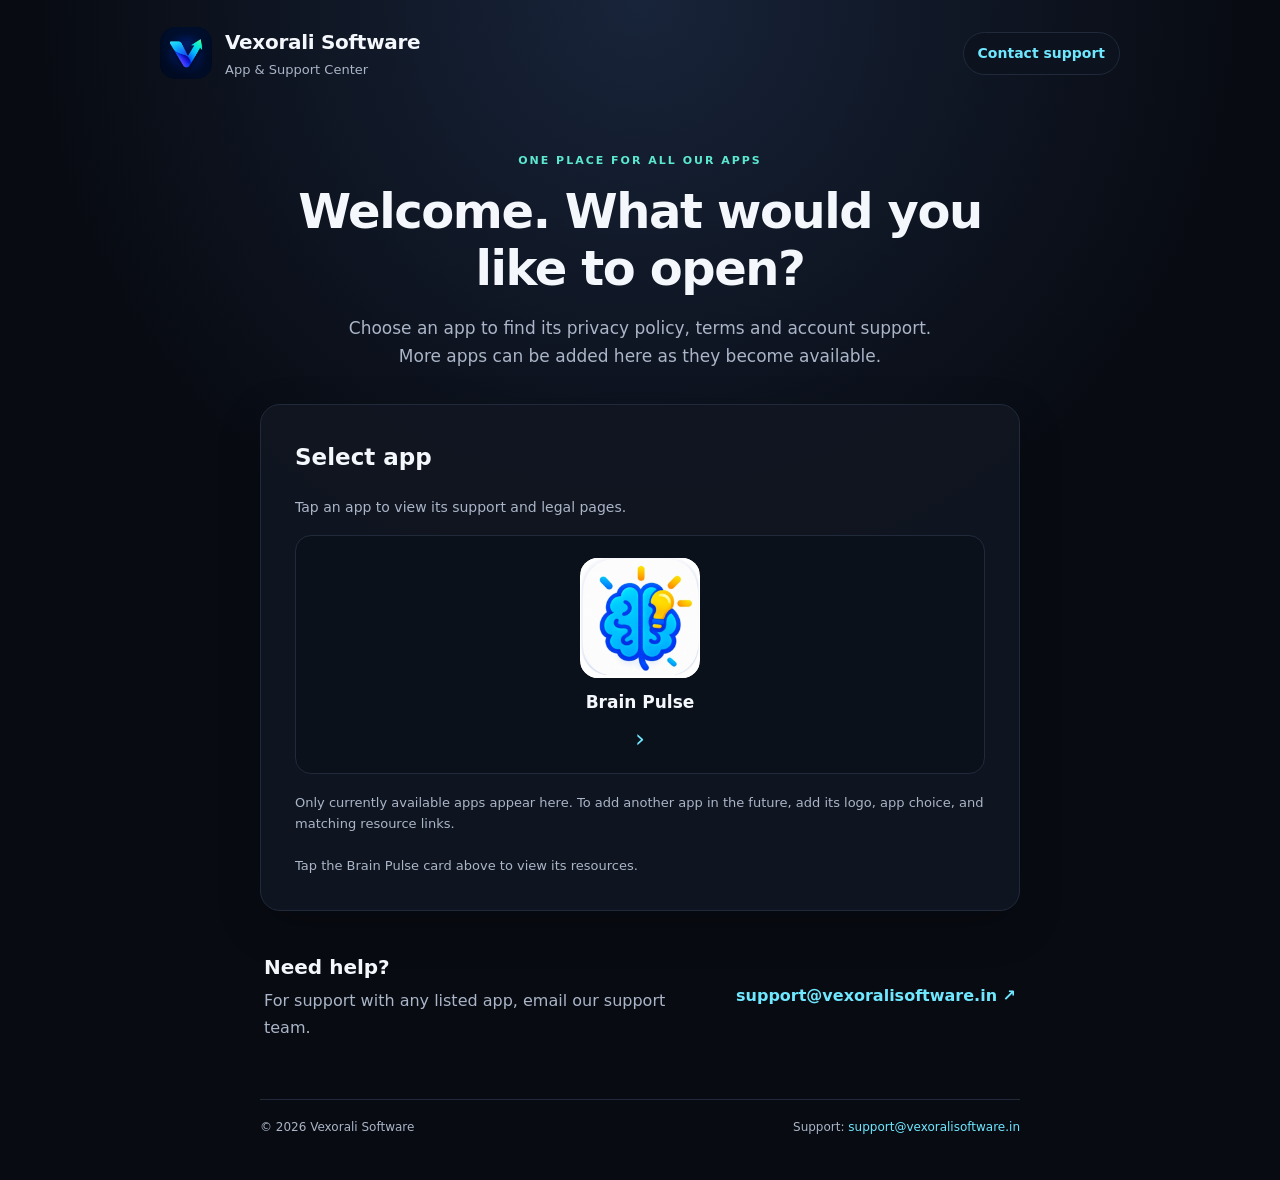
<file: index.html>
<!doctype html>
<html lang="en">
<head>
  <meta charset="utf-8">
  <meta name="viewport" content="width=device-width,initial-scale=1">
  <meta name="theme-color" content="#06132d">
  <meta name="description" content="Choose an app to view its privacy policy, terms and support options from Vexorali Software.">
  <title>Vexorali Software — App & Support Center</title>
  <link rel="icon" type="image/png" href="assets/site-favicon.png">
  <link rel="stylesheet" href="styles.css">
</head>
<body>
  <main class="portal">
    <header class="portal-header">
      <div class="portal-brand">
        <img src="assets/site-favicon.png" alt="Vexorali Software logo" width="52" height="52">
        <div><strong>Vexorali Software</strong><span>App & Support Center</span></div>
      </div>
      <a class="support-link" href="mailto:support@vexoralisoftware.in">Contact support</a>
    </header>

    <section class="hero">
      <p class="eyebrow">ONE PLACE FOR ALL OUR APPS</p>
      <h1>Welcome. What would you like to open?</h1>
      <p class="hero-copy">Choose an app to find its privacy policy, terms and account support. More apps can be added here as they become available.</p>
    </section>

    <section class="app-picker card" aria-labelledby="app-heading">
      <h2 id="app-heading">Select app</h2>
      <p class="picker-copy muted">Tap an app to view its support and legal pages.</p>

      <button type="button" id="brainPulseChoice" class="app-choice" aria-pressed="false" aria-controls="appDetails">
        <img class="app-choice-logo" src="assets/app-logo.png" alt="Original Brain Pulse app logo" width="120" height="120">
        <span class="app-choice-text"><strong>Brain Pulse</strong></span>
        <span class="choice-indicator" aria-hidden="true">›</span>
      </button>

      <div id="appDetails" class="app-details" aria-live="polite" hidden>
        <div class="app-heading-row">
          <img class="app-icon-image" src="assets/app-logo.png" alt="Brain Pulse app logo" width="54" height="54">
          <div><h3>Brain Pulse</h3><p class="muted">Rewards app · Privacy, terms and account deletion</p></div>
        </div>
        <div class="link-grid">
          <a class="resource-link" href="privacy.html"><strong>Privacy Policy</strong><span>Learn how app data is handled <b>→</b></span></a>
          <a class="resource-link" href="terms.html"><strong>Terms &amp; Conditions</strong><span>Read the rules for using the app <b>→</b></span></a>
          <a class="resource-link" href="delete-account.html"><strong>Account Deletion</strong><span>Verify your email and request deletion <b>→</b></span></a>
        </div>
      </div>
      <p class="small muted future-app-note">Only currently available apps appear here. To add another app in the future, add its logo, app choice, and matching resource links.</p>
      <p id="selectHint" class="small muted" role="status">Tap the Brain Pulse card above to view its resources.</p>
    </section>

    <section class="support-panel">
      <div><h2>Need help?</h2><p class="muted">For support with any listed app, email our support team.</p></div>
      <a class="primary-link" href="mailto:support@vexoralisoftware.in">support@vexoralisoftware.in <span>↗</span></a>
    </section>

    <footer class="portal-footer">
      <span>© 2026 Vexorali Software</span>
      <span>Support: <a href="mailto:support@vexoralisoftware.in">support@vexoralisoftware.in</a></span>
    </footer>
  </main>
<script>
const brainPulseChoice = document.getElementById('brainPulseChoice');
const appDetails = document.getElementById('appDetails');
const selectHint = document.getElementById('selectHint');
brainPulseChoice.addEventListener('click', () => {
  window.location.href = 'brain-pulse.html';
});
</script>
</body>
</html>
</file>
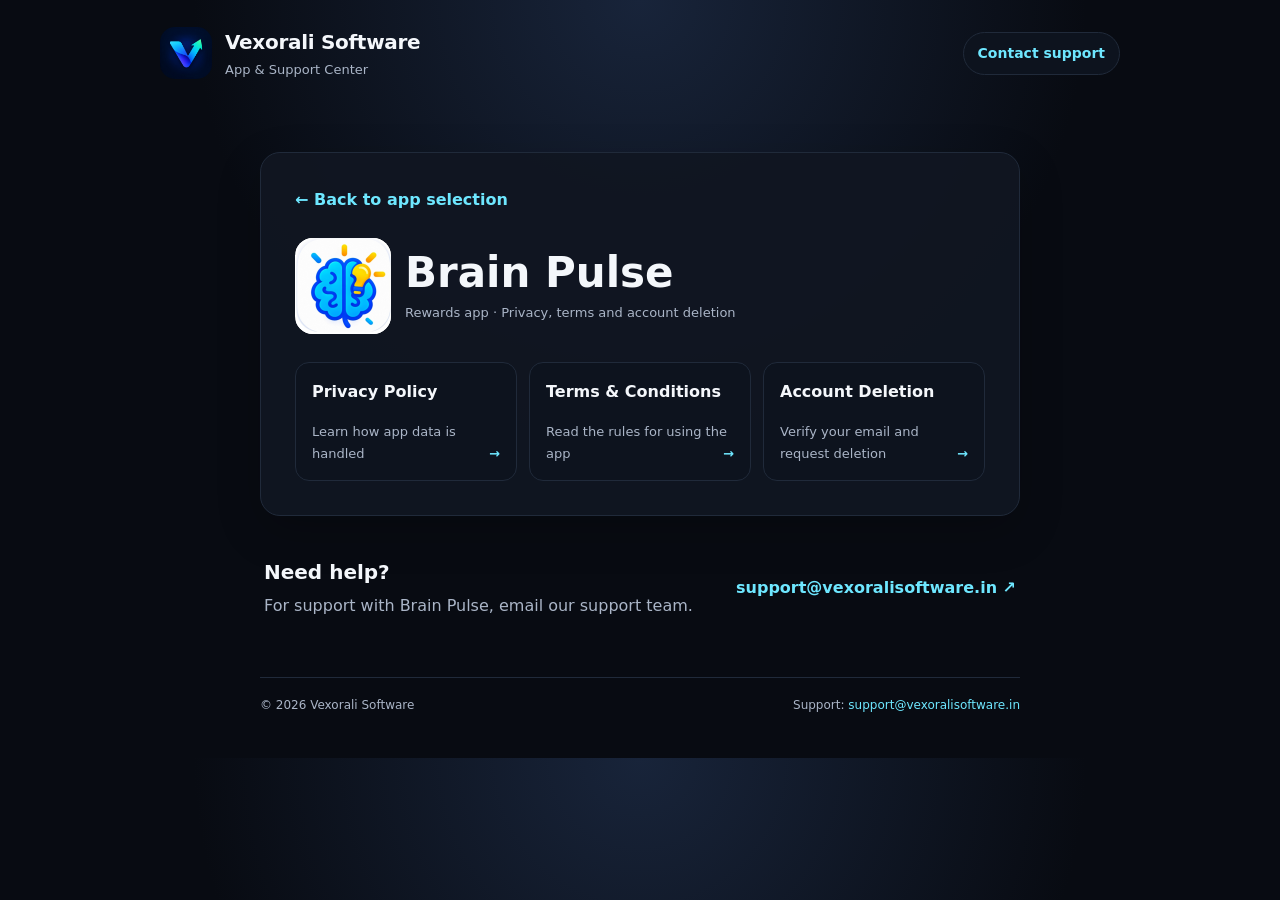
<file: brain-pulse.html>
<!doctype html>
<html lang="en">
<head>
  <meta charset="utf-8">
  <meta name="viewport" content="width=device-width,initial-scale=1">
  <meta name="theme-color" content="#06132d">
  <meta name="description" content="Brain Pulse privacy policy, terms and account support.">
  <title>Brain Pulse — App Support</title>
  <link rel="icon" type="image/png" href="assets/site-favicon.png">
  <link rel="stylesheet" href="styles.css">
</head>
<body>
  <main class="portal">
    <header class="portal-header">
      <div class="portal-brand">
        <img src="assets/site-favicon.png" alt="Vexorali Software logo" width="52" height="52">
        <div><strong>Vexorali Software</strong><span>App &amp; Support Center</span></div>
      </div>
      <a class="support-link" href="mailto:support@vexoralisoftware.in">Contact support</a>
    </header>
    <section class="app-picker card" aria-labelledby="app-heading">
      <a class="back-link" href="index.html">← Back to app selection</a>
      <div class="app-heading-row app-page-heading">
        <img class="app-icon-image" src="assets/app-logo.png" alt="Brain Pulse app logo" width="120" height="120">
        <div><h1 id="app-heading">Brain Pulse</h1><p class="muted">Rewards app · Privacy, terms and account deletion</p></div>
      </div>
      <div class="link-grid">
        <a class="resource-link" href="privacy.html"><strong>Privacy Policy</strong><span>Learn how app data is handled <b>→</b></span></a>
        <a class="resource-link" href="terms.html"><strong>Terms &amp; Conditions</strong><span>Read the rules for using the app <b>→</b></span></a>
        <a class="resource-link" href="delete-account.html"><strong>Account Deletion</strong><span>Verify your email and request deletion <b>→</b></span></a>
      </div>
    </section>
    <section class="support-panel">
      <div><h2>Need help?</h2><p class="muted">For support with Brain Pulse, email our support team.</p></div>
      <a class="primary-link" href="mailto:support@vexoralisoftware.in">support@vexoralisoftware.in <span>↗</span></a>
    </section>
    <footer class="portal-footer">
      <span>© 2026 Vexorali Software</span>
      <span>Support: <a href="mailto:support@vexoralisoftware.in">support@vexoralisoftware.in</a></span>
    </footer>
  </main>
</body>
</html>
</file>
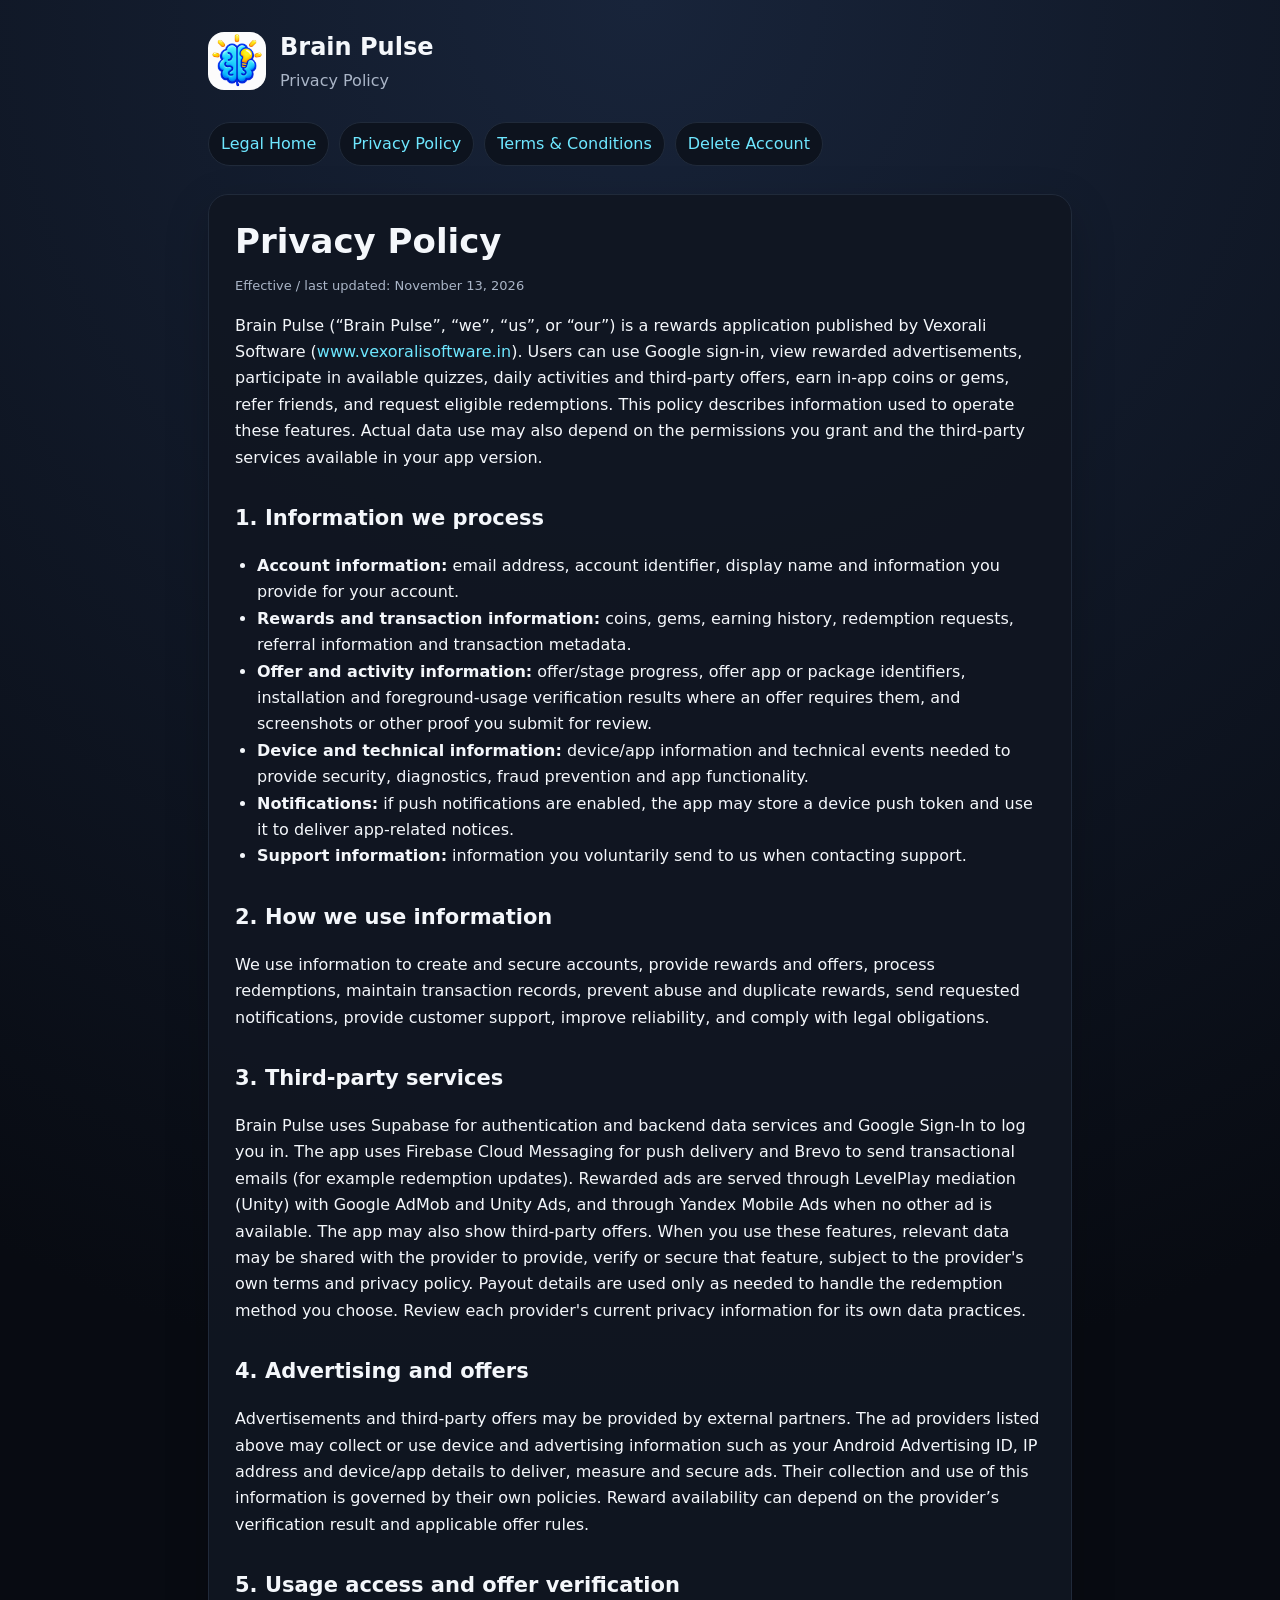
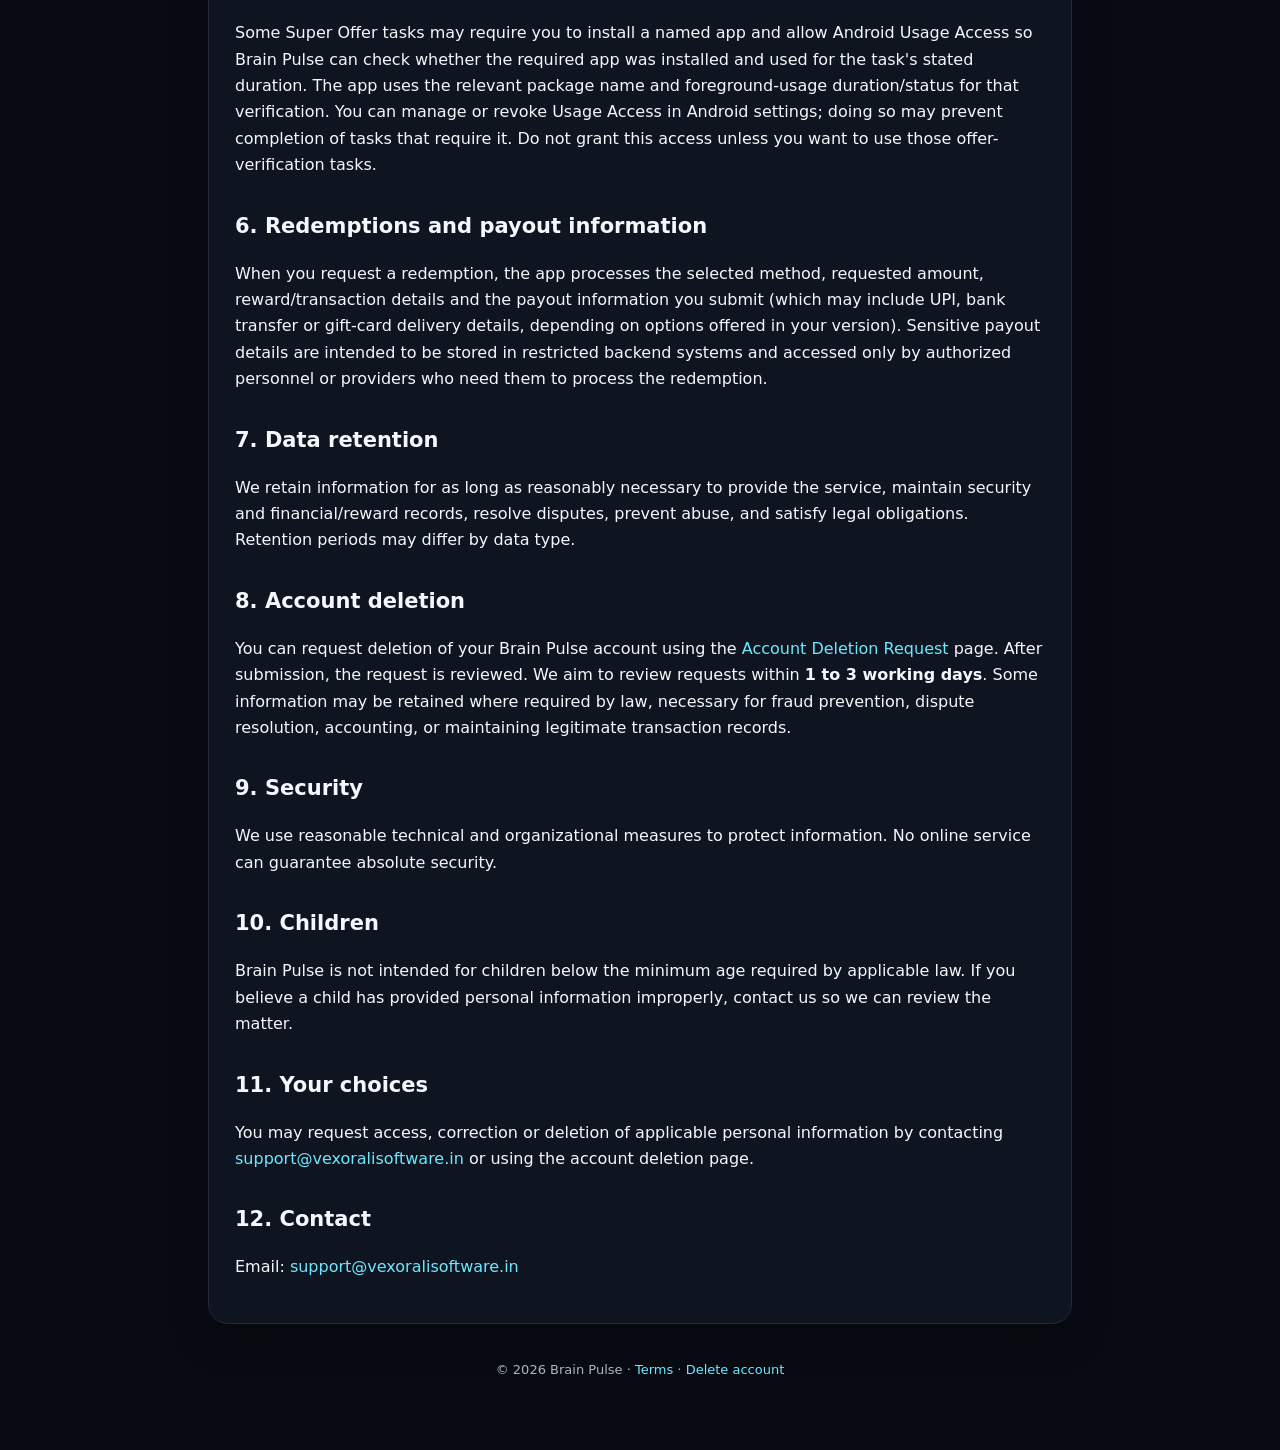
<file: privacy.html>
<!doctype html><html lang="en"><head><meta charset="utf-8"><meta name="viewport" content="width=device-width,initial-scale=1"><title>Privacy Policy — Brain Pulse</title><link rel="icon" type="image/png" href="assets/site-favicon.png"><link rel="stylesheet" href="styles.css"></head><body><main class="wrap"><header class="brand"><img src="[data-uri]" alt="Brain Pulse logo"><div><strong>Brain Pulse</strong><div class="muted">Privacy Policy</div></div></header><nav class="nav"><a href="index.html">Legal Home</a><a href="privacy.html">Privacy Policy</a><a href="terms.html">Terms & Conditions</a><a href="delete-account.html">Delete Account</a></nav><article class="card"><h1>Privacy Policy</h1><p class="updated">Effective / last updated: November 13, 2026</p><p>Brain Pulse (“Brain Pulse”, “we”, “us”, or “our”) is a rewards application published by Vexorali Software (<a href="https://www.vexoralisoftware.in">www.vexoralisoftware.in</a>). Users can use Google sign-in, view rewarded advertisements, participate in available quizzes, daily activities and third-party offers, earn in-app coins or gems, refer friends, and request eligible redemptions. This policy describes information used to operate these features. Actual data use may also depend on the permissions you grant and the third-party services available in your app version.</p><h2>1. Information we process</h2><ul><li><b>Account information:</b> email address, account identifier, display name and information you provide for your account.</li><li><b>Rewards and transaction information:</b> coins, gems, earning history, redemption requests, referral information and transaction metadata.</li><li><b>Offer and activity information:</b> offer/stage progress, offer app or package identifiers, installation and foreground-usage verification results where an offer requires them, and screenshots or other proof you submit for review.</li><li><b>Device and technical information:</b> device/app information and technical events needed to provide security, diagnostics, fraud prevention and app functionality.</li><li><b>Notifications:</b> if push notifications are enabled, the app may store a device push token and use it to deliver app-related notices.</li><li><b>Support information:</b> information you voluntarily send to us when contacting support.</li></ul><h2>2. How we use information</h2><p>We use information to create and secure accounts, provide rewards and offers, process redemptions, maintain transaction records, prevent abuse and duplicate rewards, send requested notifications, provide customer support, improve reliability, and comply with legal obligations.</p><h2>3. Third-party services</h2><p>Brain Pulse uses Supabase for authentication and backend data services and Google Sign-In to log you in. The app uses Firebase Cloud Messaging for push delivery and Brevo to send transactional emails (for example redemption updates). Rewarded ads are served through LevelPlay mediation (Unity) with Google AdMob and Unity Ads, and through Yandex Mobile Ads when no other ad is available. The app may also show third-party offers. When you use these features, relevant data may be shared with the provider to provide, verify or secure that feature, subject to the provider's own terms and privacy policy. Payout details are used only as needed to handle the redemption method you choose. Review each provider's current privacy information for its own data practices.</p><h2>4. Advertising and offers</h2><p>Advertisements and third-party offers may be provided by external partners. The ad providers listed above may collect or use device and advertising information such as your Android Advertising ID, IP address and device/app details to deliver, measure and secure ads. Their collection and use of this information is governed by their own policies. Reward availability can depend on the provider’s verification result and applicable offer rules.</p><h2>5. Usage access and offer verification</h2><p>Some Super Offer tasks may require you to install a named app and allow Android Usage Access so Brain Pulse can check whether the required app was installed and used for the task's stated duration. The app uses the relevant package name and foreground-usage duration/status for that verification. You can manage or revoke Usage Access in Android settings; doing so may prevent completion of tasks that require it. Do not grant this access unless you want to use those offer-verification tasks.</p><h2>6. Redemptions and payout information</h2><p>When you request a redemption, the app processes the selected method, requested amount, reward/transaction details and the payout information you submit (which may include UPI, bank transfer or gift-card delivery details, depending on options offered in your version). Sensitive payout details are intended to be stored in restricted backend systems and accessed only by authorized personnel or providers who need them to process the redemption.</p><h2>7. Data retention</h2><p>We retain information for as long as reasonably necessary to provide the service, maintain security and financial/reward records, resolve disputes, prevent abuse, and satisfy legal obligations. Retention periods may differ by data type.</p><h2>8. Account deletion</h2><p>You can request deletion of your Brain Pulse account using the <a href="delete-account.html">Account Deletion Request</a> page. After submission, the request is reviewed. We aim to review requests within <b>1 to 3 working days</b>. Some information may be retained where required by law, necessary for fraud prevention, dispute resolution, accounting, or maintaining legitimate transaction records.</p><h2>9. Security</h2><p>We use reasonable technical and organizational measures to protect information. No online service can guarantee absolute security.</p><h2>10. Children</h2><p>Brain Pulse is not intended for children below the minimum age required by applicable law. If you believe a child has provided personal information improperly, contact us so we can review the matter.</p><h2>11. Your choices</h2><p>You may request access, correction or deletion of applicable personal information by contacting <a href="mailto:support@vexoralisoftware.in">support@vexoralisoftware.in</a> or using the account deletion page.</p><h2>12. Contact</h2><p>Email: <a href="mailto:support@vexoralisoftware.in">support@vexoralisoftware.in</a></p></article><footer class="footer">© 2026 Brain Pulse · <a href="terms.html">Terms</a> · <a href="delete-account.html">Delete account</a></footer></main></body></html>
</file>
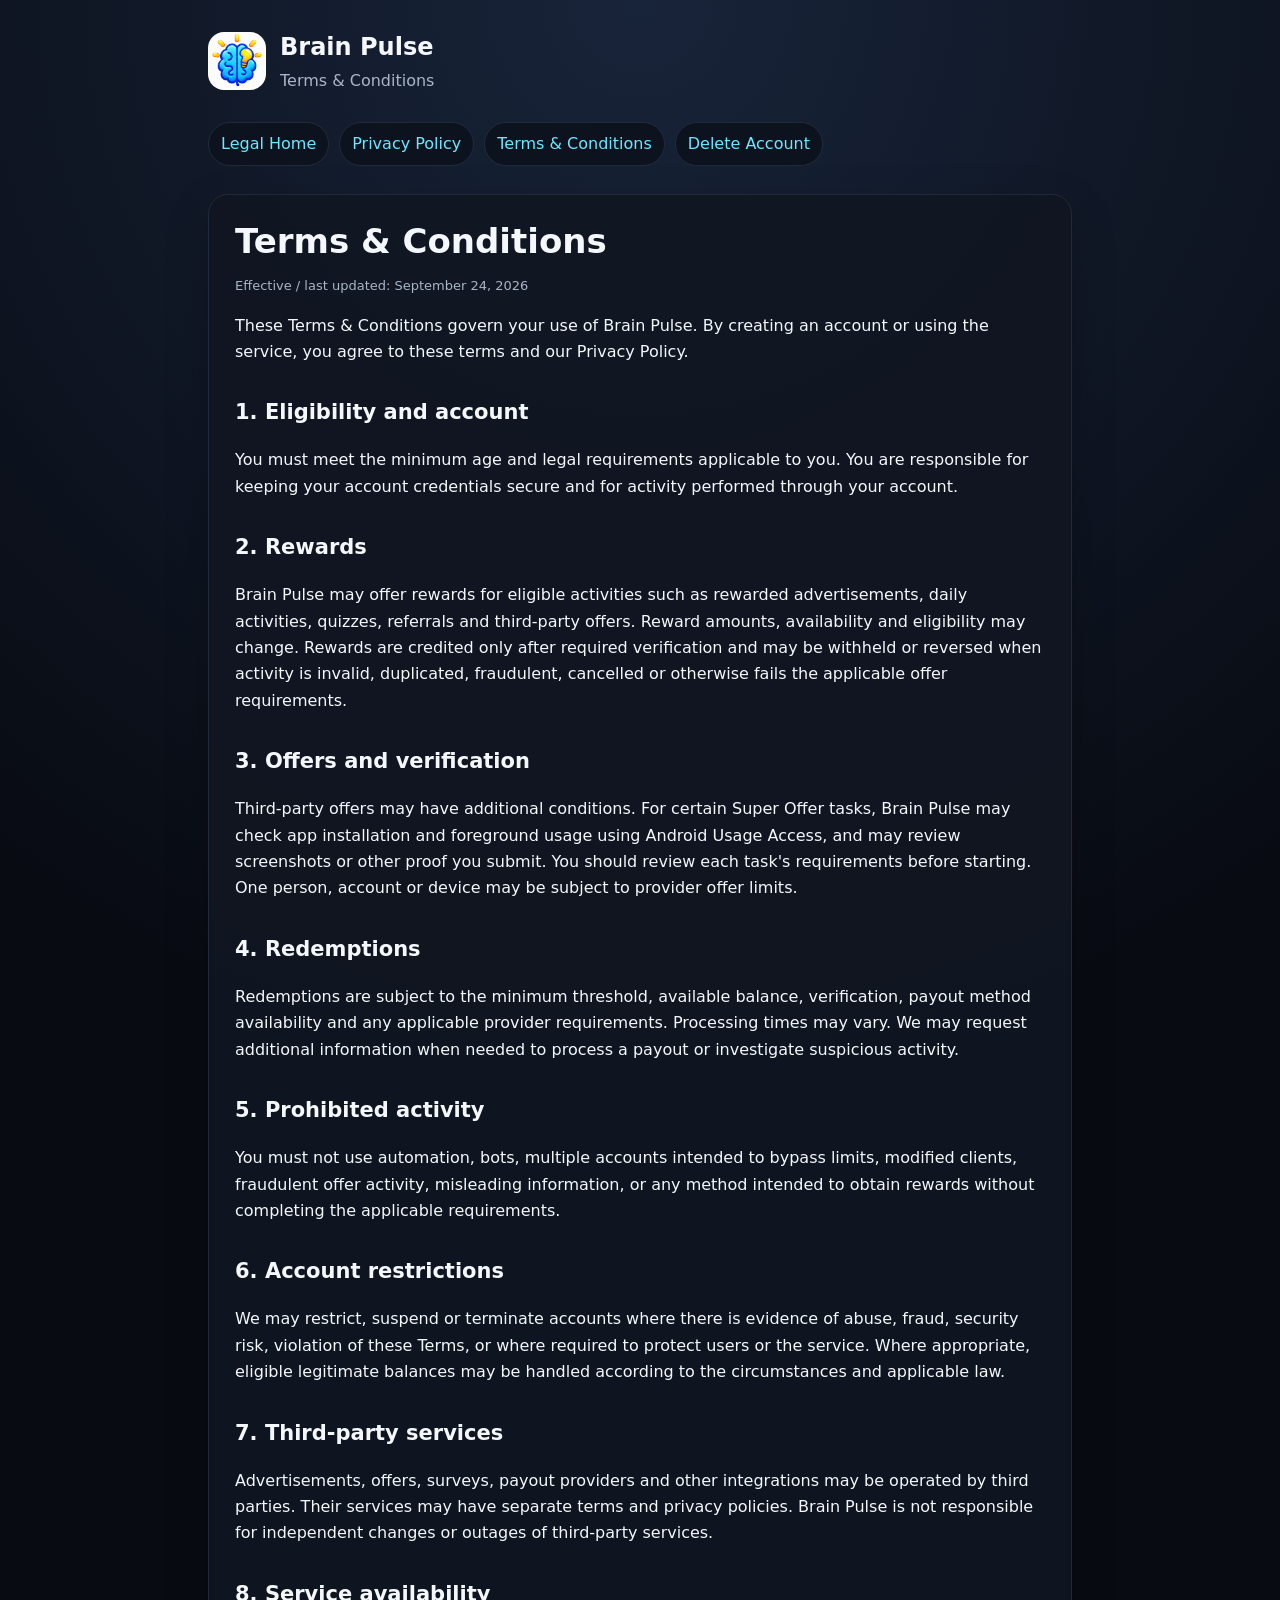
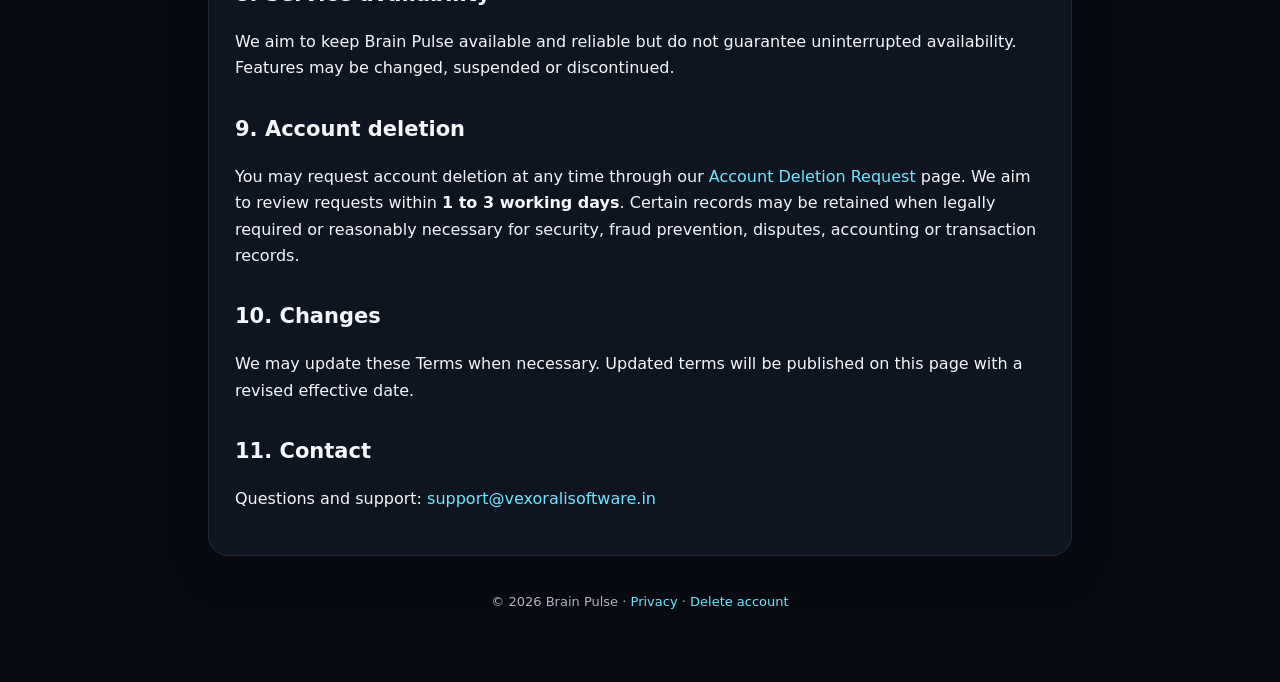
<file: terms.html>
<!doctype html><html lang="en"><head><meta charset="utf-8"><meta name="viewport" content="width=device-width,initial-scale=1"><title>Terms & Conditions — Brain Pulse</title><link rel="icon" type="image/png" href="assets/site-favicon.png"><link rel="stylesheet" href="styles.css"></head><body><main class="wrap"><header class="brand"><img src="[data-uri]" alt="Brain Pulse logo"><div><strong>Brain Pulse</strong><div class="muted">Terms & Conditions</div></div></header><nav class="nav"><a href="index.html">Legal Home</a><a href="privacy.html">Privacy Policy</a><a href="terms.html">Terms & Conditions</a><a href="delete-account.html">Delete Account</a></nav><article class="card"><h1>Terms & Conditions</h1><p class="updated">Effective / last updated: September 24, 2026</p><p>These Terms & Conditions govern your use of Brain Pulse. By creating an account or using the service, you agree to these terms and our Privacy Policy.</p><h2>1. Eligibility and account</h2><p>You must meet the minimum age and legal requirements applicable to you. You are responsible for keeping your account credentials secure and for activity performed through your account.</p><h2>2. Rewards</h2><p>Brain Pulse may offer rewards for eligible activities such as rewarded advertisements, daily activities, quizzes, referrals and third-party offers. Reward amounts, availability and eligibility may change. Rewards are credited only after required verification and may be withheld or reversed when activity is invalid, duplicated, fraudulent, cancelled or otherwise fails the applicable offer requirements.</p><h2>3. Offers and verification</h2><p>Third-party offers may have additional conditions. For certain Super Offer tasks, Brain Pulse may check app installation and foreground usage using Android Usage Access, and may review screenshots or other proof you submit. You should review each task's requirements before starting. One person, account or device may be subject to provider offer limits.</p><h2>4. Redemptions</h2><p>Redemptions are subject to the minimum threshold, available balance, verification, payout method availability and any applicable provider requirements. Processing times may vary. We may request additional information when needed to process a payout or investigate suspicious activity.</p><h2>5. Prohibited activity</h2><p>You must not use automation, bots, multiple accounts intended to bypass limits, modified clients, fraudulent offer activity, misleading information, or any method intended to obtain rewards without completing the applicable requirements.</p><h2>6. Account restrictions</h2><p>We may restrict, suspend or terminate accounts where there is evidence of abuse, fraud, security risk, violation of these Terms, or where required to protect users or the service. Where appropriate, eligible legitimate balances may be handled according to the circumstances and applicable law.</p><h2>7. Third-party services</h2><p>Advertisements, offers, surveys, payout providers and other integrations may be operated by third parties. Their services may have separate terms and privacy policies. Brain Pulse is not responsible for independent changes or outages of third-party services.</p><h2>8. Service availability</h2><p>We aim to keep Brain Pulse available and reliable but do not guarantee uninterrupted availability. Features may be changed, suspended or discontinued.</p><h2>9. Account deletion</h2><p>You may request account deletion at any time through our <a href="delete-account.html">Account Deletion Request</a> page. We aim to review requests within <b>1 to 3 working days</b>. Certain records may be retained when legally required or reasonably necessary for security, fraud prevention, disputes, accounting or transaction records.</p><h2>10. Changes</h2><p>We may update these Terms when necessary. Updated terms will be published on this page with a revised effective date.</p><h2>11. Contact</h2><p>Questions and support: <a href="mailto:support@vexoralisoftware.in">support@vexoralisoftware.in</a></p></article><footer class="footer">© 2026 Brain Pulse · <a href="privacy.html">Privacy</a> · <a href="delete-account.html">Delete account</a></footer></main></body></html>
</file>
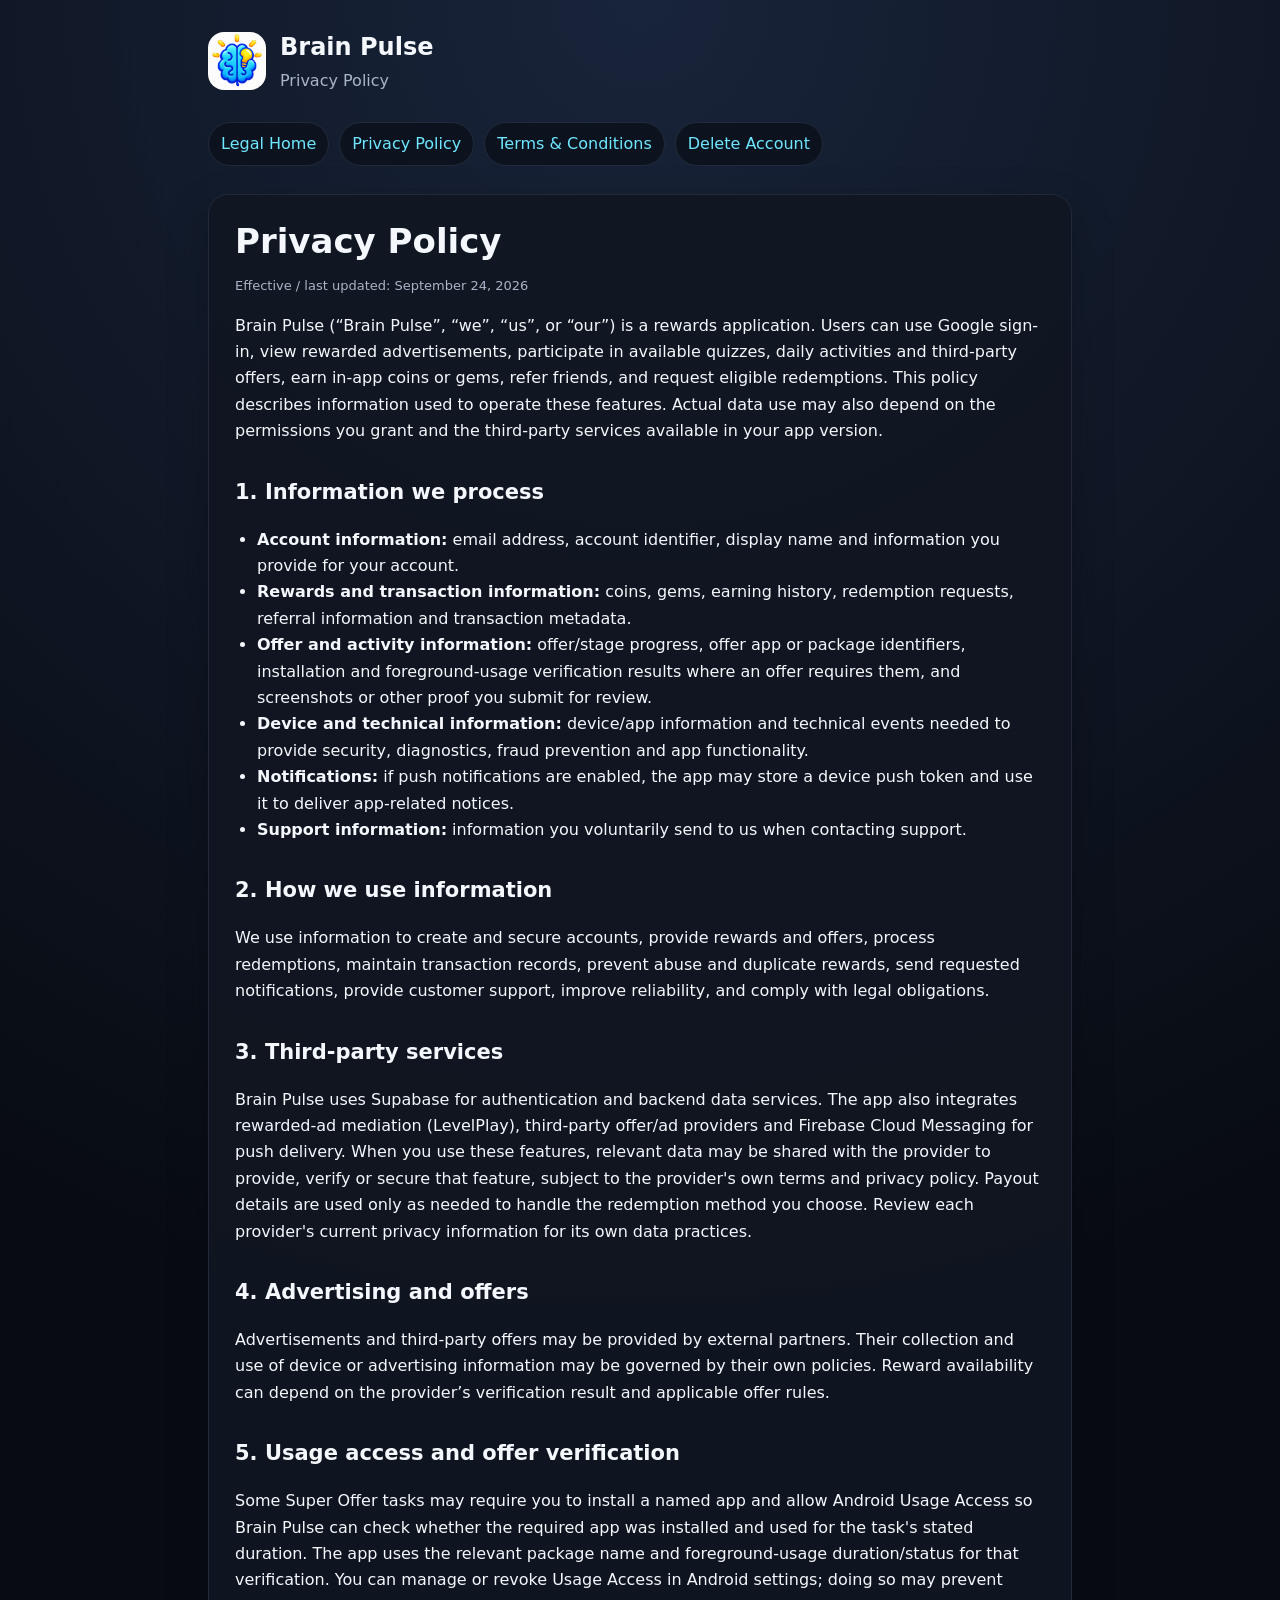
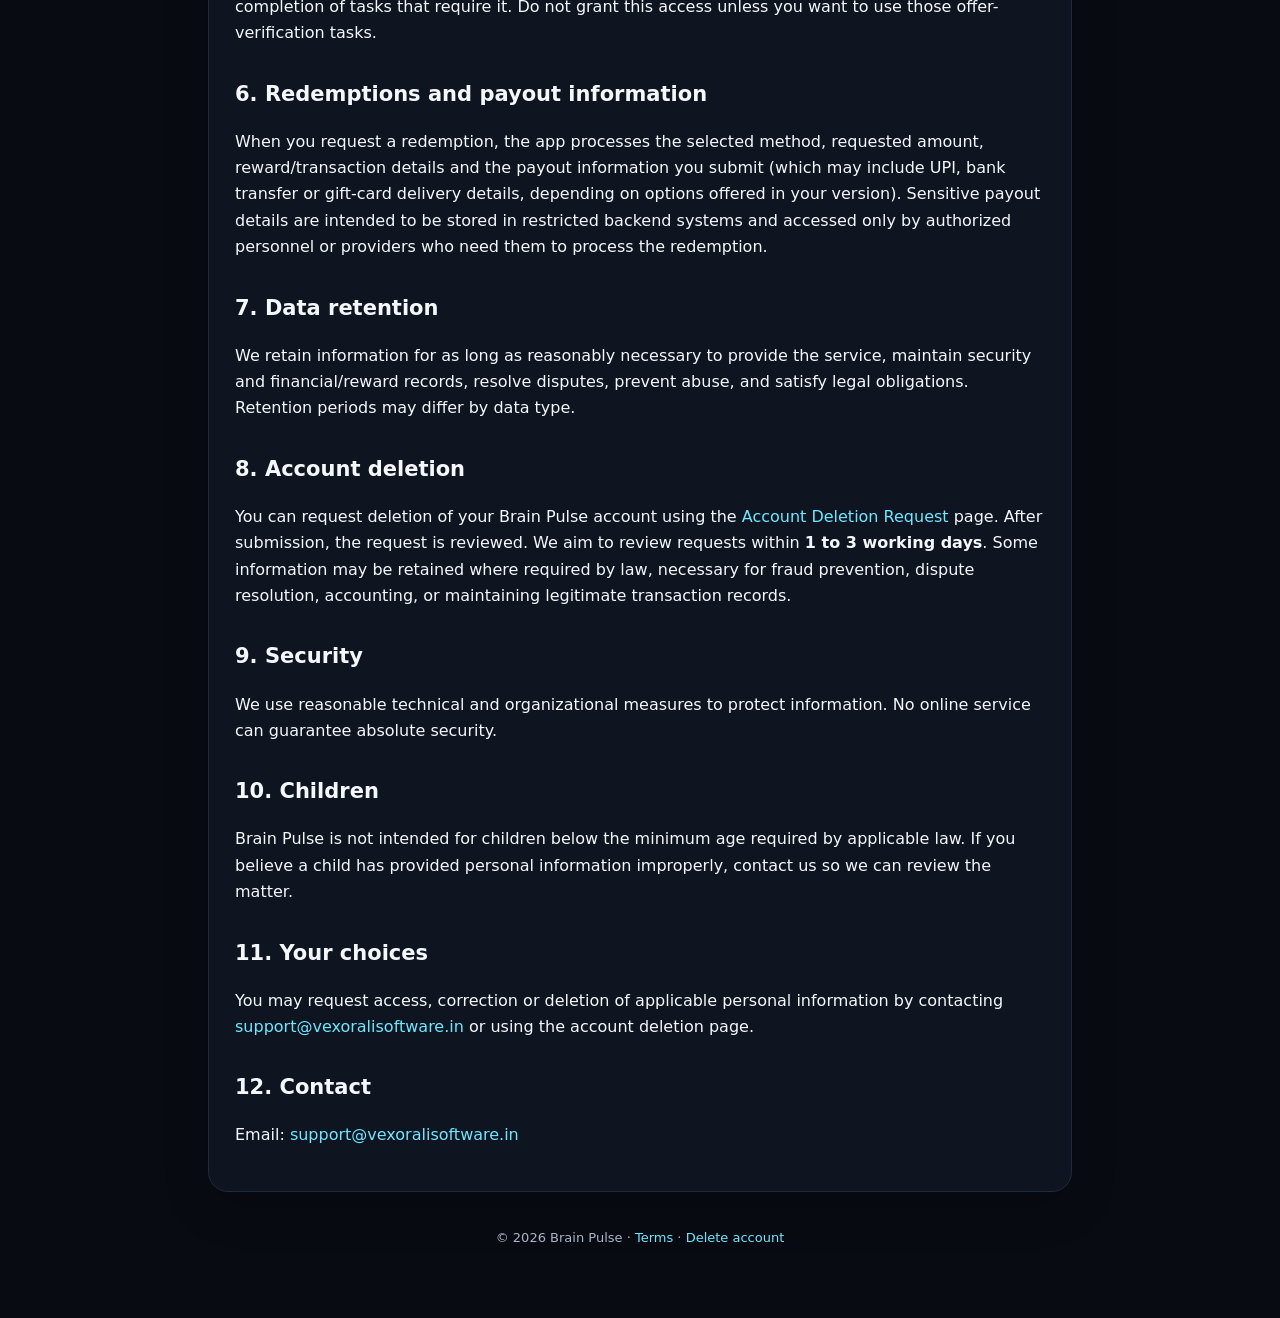
<file: brainpulse-legal-otp/privacy.html>
<!doctype html><html lang="en"><head><meta charset="utf-8"><meta name="viewport" content="width=device-width,initial-scale=1"><title>Privacy Policy — Brain Pulse</title><link rel="icon" type="image/png" href="assets/site-favicon.png"><link rel="stylesheet" href="styles.css"></head><body><main class="wrap"><header class="brand"><img src="[data-uri]" alt="Brain Pulse logo"><div><strong>Brain Pulse</strong><div class="muted">Privacy Policy</div></div></header><nav class="nav"><a href="index.html">Legal Home</a><a href="privacy.html">Privacy Policy</a><a href="terms.html">Terms & Conditions</a><a href="delete-account.html">Delete Account</a></nav><article class="card"><h1>Privacy Policy</h1><p class="updated">Effective / last updated: September 24, 2026</p><p>Brain Pulse (“Brain Pulse”, “we”, “us”, or “our”) is a rewards application. Users can use Google sign-in, view rewarded advertisements, participate in available quizzes, daily activities and third-party offers, earn in-app coins or gems, refer friends, and request eligible redemptions. This policy describes information used to operate these features. Actual data use may also depend on the permissions you grant and the third-party services available in your app version.</p><h2>1. Information we process</h2><ul><li><b>Account information:</b> email address, account identifier, display name and information you provide for your account.</li><li><b>Rewards and transaction information:</b> coins, gems, earning history, redemption requests, referral information and transaction metadata.</li><li><b>Offer and activity information:</b> offer/stage progress, offer app or package identifiers, installation and foreground-usage verification results where an offer requires them, and screenshots or other proof you submit for review.</li><li><b>Device and technical information:</b> device/app information and technical events needed to provide security, diagnostics, fraud prevention and app functionality.</li><li><b>Notifications:</b> if push notifications are enabled, the app may store a device push token and use it to deliver app-related notices.</li><li><b>Support information:</b> information you voluntarily send to us when contacting support.</li></ul><h2>2. How we use information</h2><p>We use information to create and secure accounts, provide rewards and offers, process redemptions, maintain transaction records, prevent abuse and duplicate rewards, send requested notifications, provide customer support, improve reliability, and comply with legal obligations.</p><h2>3. Third-party services</h2><p>Brain Pulse uses Supabase for authentication and backend data services. The app also integrates rewarded-ad mediation (LevelPlay), third-party offer/ad providers and Firebase Cloud Messaging for push delivery. When you use these features, relevant data may be shared with the provider to provide, verify or secure that feature, subject to the provider's own terms and privacy policy. Payout details are used only as needed to handle the redemption method you choose. Review each provider's current privacy information for its own data practices.</p><h2>4. Advertising and offers</h2><p>Advertisements and third-party offers may be provided by external partners. Their collection and use of device or advertising information may be governed by their own policies. Reward availability can depend on the provider’s verification result and applicable offer rules.</p><h2>5. Usage access and offer verification</h2><p>Some Super Offer tasks may require you to install a named app and allow Android Usage Access so Brain Pulse can check whether the required app was installed and used for the task's stated duration. The app uses the relevant package name and foreground-usage duration/status for that verification. You can manage or revoke Usage Access in Android settings; doing so may prevent completion of tasks that require it. Do not grant this access unless you want to use those offer-verification tasks.</p><h2>6. Redemptions and payout information</h2><p>When you request a redemption, the app processes the selected method, requested amount, reward/transaction details and the payout information you submit (which may include UPI, bank transfer or gift-card delivery details, depending on options offered in your version). Sensitive payout details are intended to be stored in restricted backend systems and accessed only by authorized personnel or providers who need them to process the redemption.</p><h2>7. Data retention</h2><p>We retain information for as long as reasonably necessary to provide the service, maintain security and financial/reward records, resolve disputes, prevent abuse, and satisfy legal obligations. Retention periods may differ by data type.</p><h2>8. Account deletion</h2><p>You can request deletion of your Brain Pulse account using the <a href="delete-account.html">Account Deletion Request</a> page. After submission, the request is reviewed. We aim to review requests within <b>1 to 3 working days</b>. Some information may be retained where required by law, necessary for fraud prevention, dispute resolution, accounting, or maintaining legitimate transaction records.</p><h2>9. Security</h2><p>We use reasonable technical and organizational measures to protect information. No online service can guarantee absolute security.</p><h2>10. Children</h2><p>Brain Pulse is not intended for children below the minimum age required by applicable law. If you believe a child has provided personal information improperly, contact us so we can review the matter.</p><h2>11. Your choices</h2><p>You may request access, correction or deletion of applicable personal information by contacting <a href="mailto:support@vexoralisoftware.in">support@vexoralisoftware.in</a> or using the account deletion page.</p><h2>12. Contact</h2><p>Email: <a href="mailto:support@vexoralisoftware.in">support@vexoralisoftware.in</a></p></article><footer class="footer">© 2026 Brain Pulse · <a href="terms.html">Terms</a> · <a href="delete-account.html">Delete account</a></footer></main></body></html>
</file>
<file: styles.css>
:root{--bg:#080b12;--card:#101621;--text:#f4f7fb;--muted:#aab5c7;--accent:#6ee7ff;--border:#202a3a;--danger:#ff6b7a}*{box-sizing:border-box}body{margin:0;background:radial-gradient(circle at top,#18243a 0,#080b12 45%);color:var(--text);font-family:Inter,system-ui,-apple-system,Segoe UI,Roboto,Arial,sans-serif;line-height:1.65}a{color:var(--accent);text-decoration:none}a:hover{text-decoration:underline}.wrap{max-width:900px;margin:auto;padding:28px 18px 70px}.brand{display:flex;align-items:center;gap:14px;margin-bottom:28px}.brand img{width:58px;height:58px;border-radius:16px;object-fit:cover}.brand strong{font-size:24px}.nav{display:flex;flex-wrap:wrap;gap:10px;margin:12px 0 28px}.nav a{border:1px solid var(--border);padding:8px 12px;border-radius:999px;background:#0d131e}.card{background:rgba(16,22,33,.94);border:1px solid var(--border);border-radius:20px;padding:26px;margin:16px 0;box-shadow:0 15px 45px rgba(0,0,0,.2)}h1{font-size:34px;line-height:1.2;margin:0 0 8px}h2{margin-top:30px;font-size:21px}h3{font-size:17px}.muted{color:var(--muted)}.updated{font-size:13px;color:var(--muted)}ul{padding-left:22px}.footer{margin-top:35px;text-align:center;color:var(--muted);font-size:13px}.form{display:grid;gap:13px}label{font-weight:600;font-size:14px}input,textarea{width:100%;border:1px solid var(--border);background:#0b111b;color:var(--text);padding:13px 14px;border-radius:12px;font:inherit}textarea{min-height:120px;resize:vertical}button{border:0;border-radius:12px;padding:13px 16px;background:linear-gradient(135deg,#65d9ff,#8b7cff);color:#07101a;font-weight:800;font-size:15px;cursor:pointer}button:disabled{opacity:.55;cursor:not-allowed}.status{padding:14px;border-radius:12px;margin-top:12px;display:none}.status.ok{display:block;background:#0d2a20;border:1px solid #1c6b50;color:#baf5dd}.status.err{display:block;background:#2b1015;border:1px solid #73313d;color:#ffc1c8}.success{display:none;text-align:center;padding:28px 10px}.success h2{margin-top:0}.success .check{font-size:44px}.small{font-size:13px}.grid{display:grid;grid-template-columns:repeat(auto-fit,minmax(220px,1fr));gap:12px}.pill{border:1px solid var(--border);border-radius:14px;padding:15px;background:#0d131e}.notice{border-left:3px solid var(--accent);padding:10px 14px;background:#0c141f;border-radius:8px}.danger{border-left-color:var(--danger)}


/* App portal landing page */
.portal{max-width:1000px;margin:0 auto;padding:26px 20px 42px}
.portal-header{display:flex;align-items:center;justify-content:space-between;gap:16px;margin-bottom:72px}
.portal-brand{display:flex;align-items:center;gap:13px}
.portal-brand img{width:52px;height:52px;border-radius:15px;object-fit:cover}
.portal-brand strong,.portal-brand span{display:block}
.portal-brand strong{font-size:20px;letter-spacing:-.3px}
.portal-brand span{font-size:13px;color:var(--muted)}
.support-link{font-size:14px;font-weight:700;border:1px solid var(--border);border-radius:999px;padding:9px 14px;background:#0d131e}
.hero{max-width:720px;margin:0 auto 34px;text-align:center}
.eyebrow{font-size:11px;letter-spacing:2px;font-weight:800;color:#5ce8d0}
.hero h1{font-size:clamp(32px,5vw,48px);letter-spacing:-1.4px;margin:12px 0 16px}
.hero-copy{color:var(--muted);font-size:17px;max-width:620px;margin:0 auto}
.app-picker{max-width:760px;margin:0 auto;padding:clamp(20px,4vw,34px)}
.app-picker h2{margin-top:0;font-size:23px}
.picker-copy{margin:0 0 16px;font-size:14px}
.app-choice{width:100%;min-height:210px;display:flex;flex-direction:column;align-items:center;justify-content:center;gap:10px;text-align:center;border:1px solid var(--border);border-radius:16px;padding:22px;background:#0b111b;color:var(--text);font:inherit;cursor:pointer;transition:border-color .18s,background .18s}
.app-choice:hover,.app-choice:focus-visible,.app-choice.is-selected{border-color:#29c9ed;background:#0e1a2b;outline:none}
.app-choice-logo,.app-icon-image{width:120px;height:120px;flex:0 0 auto;object-fit:contain;border-radius:18px;background:#fff}
.app-choice-text{display:flex;flex-direction:column;gap:3px;min-width:0;align-items:center}
.app-choice-text strong{font-size:17px}
.app-choice-text span{font-size:13px;color:var(--muted)}
.choice-indicator{margin-left:0;font-size:25px;line-height:1;color:var(--accent)}
.app-details{margin-top:24px}
.app-heading-row{display:flex;align-items:center;gap:14px;margin-bottom:20px}
.app-icon-image{width:54px;height:54px;border-radius:13px}
.app-heading-row h3{margin:0;font-size:20px}
.app-heading-row p{margin:2px 0 0;font-size:13px}
.link-grid{display:grid;grid-template-columns:repeat(3,minmax(0,1fr));gap:12px}
.resource-link{display:flex;flex-direction:column;justify-content:space-between;gap:16px;min-height:116px;border:1px solid var(--border);border-radius:14px;padding:16px;background:#0d131e}
.resource-link strong{color:var(--text)}
.resource-link span{color:var(--muted);font-size:13px}
.resource-link b{color:var(--accent);float:right}
.app-picker .small{margin:20px 0 0}.app-picker .future-app-note{margin-top:18px}
.support-panel{max-width:760px;margin:20px auto 0;padding:20px 4px;display:flex;align-items:center;justify-content:space-between;gap:20px}
.support-panel h2{margin:0;font-size:20px}
.support-panel p{margin:4px 0 0}
.primary-link{font-weight:700;white-space:nowrap}
.portal-footer{max-width:760px;margin:38px auto 0;padding-top:18px;border-top:1px solid var(--border);display:flex;justify-content:space-between;gap:12px;flex-wrap:wrap;color:var(--muted);font-size:12px}
.portal-footer a{color:var(--accent)}
@media(max-width:650px){.portal-header{margin-bottom:48px;align-items:flex-start}.support-link{font-size:12px}.link-grid{grid-template-columns:1fr}.resource-link{min-height:auto}.support-panel{align-items:flex-start;flex-direction:column}.hero h1{font-size:34px}}

.back-link{display:inline-block;margin-bottom:24px;font-weight:700}
.app-page-heading{margin:0 0 28px}
.app-page-heading h1{margin:0 0 4px;font-size:clamp(30px,5vw,42px)}
.app-page-heading .app-icon-image{width:96px;height:96px;border-radius:18px;background:#fff}
@media(max-width:650px){.app-page-heading .app-icon-image{width:82px;height:82px}}
</file>
<file: brainpulse-legal-otp/styles.css>
:root{--bg:#080b12;--card:#101621;--text:#f4f7fb;--muted:#aab5c7;--accent:#6ee7ff;--border:#202a3a;--danger:#ff6b7a}*{box-sizing:border-box}body{margin:0;background:radial-gradient(circle at top,#18243a 0,#080b12 45%);color:var(--text);font-family:Inter,system-ui,-apple-system,Segoe UI,Roboto,Arial,sans-serif;line-height:1.65}a{color:var(--accent);text-decoration:none}a:hover{text-decoration:underline}.wrap{max-width:900px;margin:auto;padding:28px 18px 70px}.brand{display:flex;align-items:center;gap:14px;margin-bottom:28px}.brand img{width:58px;height:58px;border-radius:16px;object-fit:cover}.brand strong{font-size:24px}.nav{display:flex;flex-wrap:wrap;gap:10px;margin:12px 0 28px}.nav a{border:1px solid var(--border);padding:8px 12px;border-radius:999px;background:#0d131e}.card{background:rgba(16,22,33,.94);border:1px solid var(--border);border-radius:20px;padding:26px;margin:16px 0;box-shadow:0 15px 45px rgba(0,0,0,.2)}h1{font-size:34px;line-height:1.2;margin:0 0 8px}h2{margin-top:30px;font-size:21px}h3{font-size:17px}.muted{color:var(--muted)}.updated{font-size:13px;color:var(--muted)}ul{padding-left:22px}.footer{margin-top:35px;text-align:center;color:var(--muted);font-size:13px}.form{display:grid;gap:13px}label{font-weight:600;font-size:14px}input,textarea{width:100%;border:1px solid var(--border);background:#0b111b;color:var(--text);padding:13px 14px;border-radius:12px;font:inherit}textarea{min-height:120px;resize:vertical}button{border:0;border-radius:12px;padding:13px 16px;background:linear-gradient(135deg,#65d9ff,#8b7cff);color:#07101a;font-weight:800;font-size:15px;cursor:pointer}button:disabled{opacity:.55;cursor:not-allowed}.status{padding:14px;border-radius:12px;margin-top:12px;display:none}.status.ok{display:block;background:#0d2a20;border:1px solid #1c6b50;color:#baf5dd}.status.err{display:block;background:#2b1015;border:1px solid #73313d;color:#ffc1c8}.success{display:none;text-align:center;padding:28px 10px}.success h2{margin-top:0}.success .check{font-size:44px}.small{font-size:13px}.grid{display:grid;grid-template-columns:repeat(auto-fit,minmax(220px,1fr));gap:12px}.pill{border:1px solid var(--border);border-radius:14px;padding:15px;background:#0d131e}.notice{border-left:3px solid var(--accent);padding:10px 14px;background:#0c141f;border-radius:8px}.danger{border-left-color:var(--danger)}


/* App portal landing page */
.portal{max-width:1000px;margin:0 auto;padding:26px 20px 42px}
.portal-header{display:flex;align-items:center;justify-content:space-between;gap:16px;margin-bottom:72px}
.portal-brand{display:flex;align-items:center;gap:13px}
.portal-brand img{width:52px;height:52px;border-radius:15px;object-fit:cover}
.portal-brand strong,.portal-brand span{display:block}
.portal-brand strong{font-size:20px;letter-spacing:-.3px}
.portal-brand span{font-size:13px;color:var(--muted)}
.support-link{font-size:14px;font-weight:700;border:1px solid var(--border);border-radius:999px;padding:9px 14px;background:#0d131e}
.hero{max-width:720px;margin:0 auto 34px;text-align:center}
.eyebrow{font-size:11px;letter-spacing:2px;font-weight:800;color:#5ce8d0}
.hero h1{font-size:clamp(32px,5vw,48px);letter-spacing:-1.4px;margin:12px 0 16px}
.hero-copy{color:var(--muted);font-size:17px;max-width:620px;margin:0 auto}
.app-picker{max-width:760px;margin:0 auto;padding:clamp(20px,4vw,34px)}
.app-picker h2{margin-top:0;font-size:23px}
.picker-copy{margin:0 0 16px;font-size:14px}
.app-choice{width:100%;min-height:210px;display:flex;flex-direction:column;align-items:center;justify-content:center;gap:10px;text-align:center;border:1px solid var(--border);border-radius:16px;padding:22px;background:#0b111b;color:var(--text);font:inherit;cursor:pointer;transition:border-color .18s,background .18s}
.app-choice:hover,.app-choice:focus-visible,.app-choice.is-selected{border-color:#29c9ed;background:#0e1a2b;outline:none}
.app-choice-logo,.app-icon-image{width:120px;height:120px;flex:0 0 auto;object-fit:contain;border-radius:18px;background:#fff}
.app-choice-text{display:flex;flex-direction:column;gap:3px;min-width:0;align-items:center}
.app-choice-text strong{font-size:17px}
.app-choice-text span{font-size:13px;color:var(--muted)}
.choice-indicator{margin-left:0;font-size:25px;line-height:1;color:var(--accent)}
.app-details{margin-top:24px}
.app-heading-row{display:flex;align-items:center;gap:14px;margin-bottom:20px}
.app-icon-image{width:54px;height:54px;border-radius:13px}
.app-heading-row h3{margin:0;font-size:20px}
.app-heading-row p{margin:2px 0 0;font-size:13px}
.link-grid{display:grid;grid-template-columns:repeat(3,minmax(0,1fr));gap:12px}
.resource-link{display:flex;flex-direction:column;justify-content:space-between;gap:16px;min-height:116px;border:1px solid var(--border);border-radius:14px;padding:16px;background:#0d131e}
.resource-link strong{color:var(--text)}
.resource-link span{color:var(--muted);font-size:13px}
.resource-link b{color:var(--accent);float:right}
.app-picker .small{margin:20px 0 0}.app-picker .future-app-note{margin-top:18px}
.support-panel{max-width:760px;margin:20px auto 0;padding:20px 4px;display:flex;align-items:center;justify-content:space-between;gap:20px}
.support-panel h2{margin:0;font-size:20px}
.support-panel p{margin:4px 0 0}
.primary-link{font-weight:700;white-space:nowrap}
.portal-footer{max-width:760px;margin:38px auto 0;padding-top:18px;border-top:1px solid var(--border);display:flex;justify-content:space-between;gap:12px;flex-wrap:wrap;color:var(--muted);font-size:12px}
.portal-footer a{color:var(--accent)}
@media(max-width:650px){.portal-header{margin-bottom:48px;align-items:flex-start}.support-link{font-size:12px}.link-grid{grid-template-columns:1fr}.resource-link{min-height:auto}.support-panel{align-items:flex-start;flex-direction:column}.hero h1{font-size:34px}}

.back-link{display:inline-block;margin-bottom:24px;font-weight:700}
.app-page-heading{margin:0 0 28px}
.app-page-heading h1{margin:0 0 4px;font-size:clamp(30px,5vw,42px)}
.app-page-heading .app-icon-image{width:96px;height:96px;border-radius:18px;background:#fff}
@media(max-width:650px){.app-page-heading .app-icon-image{width:82px;height:82px}}
</file>
